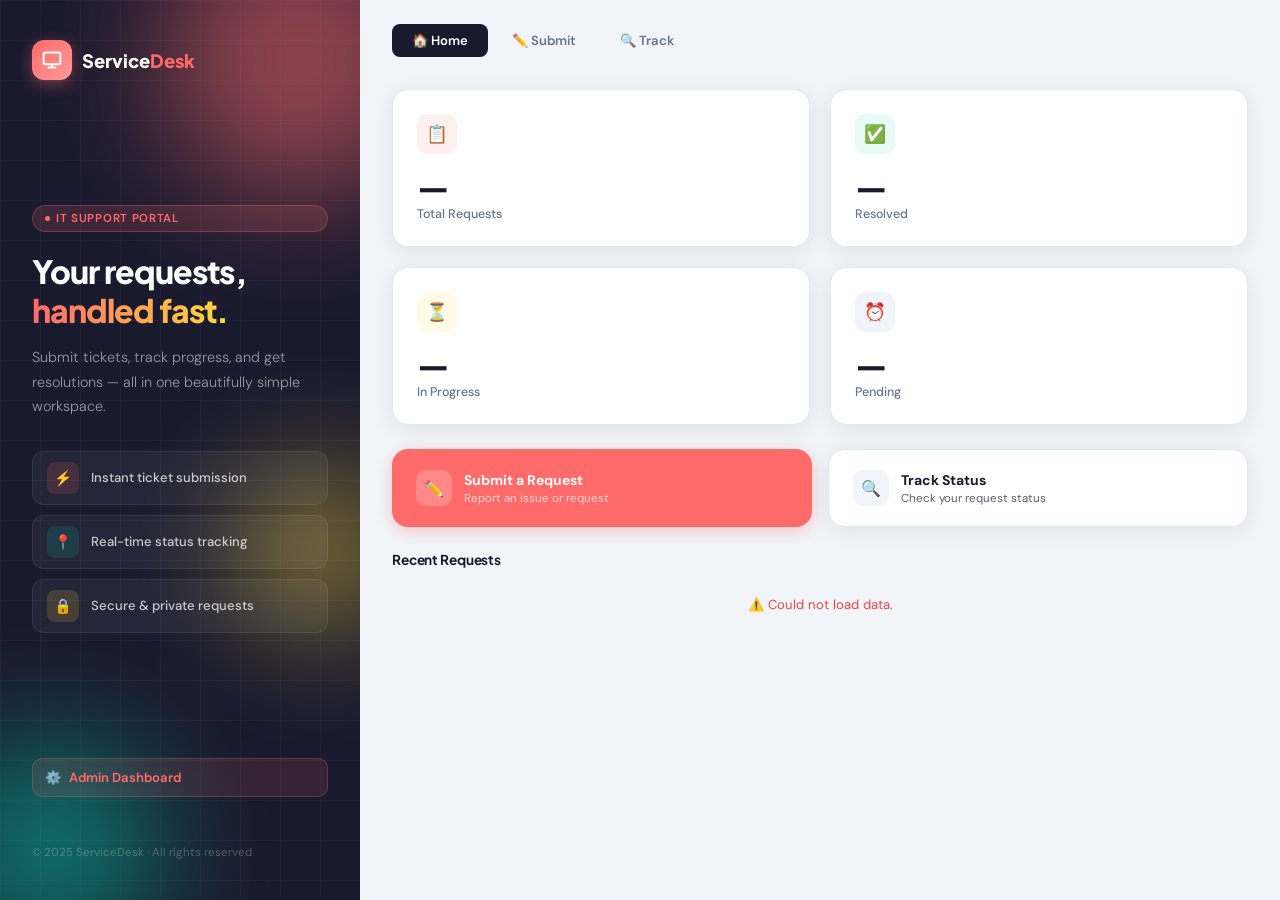
<file: frontend/index.html>
<!DOCTYPE html>
<html lang="en">
<head>
<meta charset="UTF-8">
<meta name="viewport" content="width=device-width, initial-scale=1.0">
<title>ServiceDesk – Home</title>
<link href="https://fonts.googleapis.com/css2?family=Plus+Jakarta+Sans:wght@400;500;600;700;800&family=DM+Sans:wght@300;400;500&display=swap" rel="stylesheet">
<link rel="stylesheet" href="style.css">
</head>
<body>

<div class="topbar">
  <div class="topbar-logo"><div class="dot"></div> ServiceDesk</div>
  <button class="hamburger" id="hbtn"><span></span><span></span><span></span></button>
</div>
<div class="mobile-nav-drawer" id="mDrawer">
  <a href="index.html" class="active">🏠 Home</a>
  <a href="submit.html">✏️ Submit</a>
  <a href="track.html">🔍 Track</a>
</div>

<div class="shell">
  <aside class="sidebar">
    <div class="grid-pattern"></div>
    <div class="blob blob1"></div><div class="blob blob2"></div><div class="blob blob3"></div>
    <div class="sidebar-inner">
      <a href="index.html" class="s-logo">
        <div class="s-logo-icon">
          <svg viewBox="0 0 24 24" fill="none" stroke="white" stroke-width="2.5" stroke-linecap="round">
            <rect x="2" y="3" width="20" height="14" rx="2"/><path d="M8 21h8M12 17v4"/>
          </svg>
        </div>
        <span class="s-logo-text">Service<span>Desk</span></span>
      </a>
      <div class="s-hero">
        <div class="s-tag"><span class="s-tag-dot"></span> IT Support Portal</div>
        <div class="s-title">Your requests,<br><span class="hl">handled fast.</span></div>
        <div class="s-desc">Submit tickets, track progress, and get resolutions — all in one beautifully simple workspace.</div>
        <div class="feats">
          <div class="feat"><div class="feat-icon coral">⚡</div><div class="feat-text">Instant ticket submission</div></div>
          <div class="feat"><div class="feat-icon teal">📍</div><div class="feat-text">Real-time status tracking</div></div>
          <div class="feat"><div class="feat-icon yellow">🔒</div><div class="feat-text">Secure &amp; private requests</div></div>
        </div>
      </div>
      <a href="admin-login.html" style="display:flex;align-items:center;gap:8px;padding:10px 12px;border-radius:10px;background:rgba(255,107,107,0.12);border:1px solid rgba(255,107,107,0.25);text-decoration:none;margin-bottom:1rem;font-size:0.82rem;font-weight:600;color:var(--coral)"><span>⚙️</span> Admin Dashboard</a>
      <div class="s-footer">© 2025 ServiceDesk · All rights reserved</div>
    </div>
  </aside>

  <div class="content">
    <div class="page-tabs">
      <a href="index.html" class="tab active">🏠 Home</a>
      <a href="submit.html" class="tab">✏️ Submit</a>
      <a href="track.html" class="tab">🔍 Track</a>
    </div>

    <div class="page active">
      <!-- STATS: loaded from API -->
      <div class="home-grid">
        <div class="hcard">
          <div class="hcard-top"><div class="hcard-icon coral">📋</div></div>
          <div class="hcard-num" id="stat-total"><span class="stat-loading">…</span></div>
          <div class="hcard-label">Total Requests</div>
        </div>
        <div class="hcard">
          <div class="hcard-top"><div class="hcard-icon teal">✅</div></div>
          <div class="hcard-num" id="stat-resolved"><span class="stat-loading">…</span></div>
          <div class="hcard-label">Resolved</div>
        </div>
        <div class="hcard">
          <div class="hcard-top"><div class="hcard-icon yellow">⏳</div></div>
          <div class="hcard-num" id="stat-progress"><span class="stat-loading">…</span></div>
          <div class="hcard-label">In Progress</div>
        </div>
        <div class="hcard">
          <div class="hcard-top"><div class="hcard-icon ink">⏰</div></div>
          <div class="hcard-num" id="stat-pending"><span class="stat-loading">…</span></div>
          <div class="hcard-label">Pending</div>
        </div>
      </div>

      <div class="quick-actions">
        <a href="submit.html" class="qa primary" style="text-decoration:none">
          <div class="qa-icon">✏️</div>
          <div><div class="qa-label">Submit a Request</div><div class="qa-sub">Report an issue or request</div></div>
        </a>
        <a href="track.html" class="qa secondary" style="text-decoration:none">
          <div class="qa-icon">🔍</div>
          <div><div class="qa-label">Track Status</div><div class="qa-sub">Check your request status</div></div>
        </a>
      </div>

      <div class="recent-label">Recent Requests</div>
      <!-- RECENT: loaded from API -->
      <div class="req-list" id="recentList">
        <div style="padding:1.5rem;text-align:center;color:var(--slate);font-size:.85rem">Loading…</div>
      </div>
    </div>
  </div>
</div>

<style>
.stat-loading{font-size:1rem;color:var(--slate);animation:pulse 1.2s infinite}
@keyframes pulse{0%,100%{opacity:1}50%{opacity:.3}}
.req-skeleton{height:58px;background:linear-gradient(90deg,#f1f5f9 25%,#e2e8f0 50%,#f1f5f9 75%);background-size:200% 100%;animation:shimmer 1.2s infinite;border-radius:12px;margin-bottom:8px}
@keyframes shimmer{0%{background-position:200% 0}100%{background-position:-200% 0}}
</style>

<script>
const API_BASE = "https://w4o4c1pz78.execute-api.us-east-2.amazonaws.com/prod";

// Skeleton placeholders while loading
document.getElementById('recentList').innerHTML =
  '<div class="req-skeleton"></div><div class="req-skeleton"></div><div class="req-skeleton"></div>';

async function loadHomeData() {
  try {
    const res  = await fetch(`${API_BASE}/list`);
    const data = await res.json();
    const all  = Array.isArray(data) ? data : [];

    // Stats
    document.getElementById('stat-total').textContent    = all.length;
    document.getElementById('stat-resolved').textContent = all.filter(r => r.status === 'Resolved').length;
    document.getElementById('stat-progress').textContent = all.filter(r => r.status === 'In Progress').length;
    document.getElementById('stat-pending').textContent  = all.filter(r => r.status === 'Pending').length;

    // Recent: latest 5
    const recent = all.slice(0, 5);
    const colors = ['av1','av2','av3','av1','av2'];

    if (recent.length === 0) {
      document.getElementById('recentList').innerHTML =
        '<div style="padding:1.5rem;text-align:center;color:var(--slate);font-size:.85rem">No requests yet.</div>';
      return;
    }

    document.getElementById('recentList').innerHTML = recent.map((r, i) => {
      const initials = (r.name || '?').split(' ').map(w => w[0]).join('').slice(0,2).toUpperCase();
      const status   = r.status || 'Pending';
      const chipCls  = status === 'Resolved' ? 'chip-done' : status === 'In Progress' ? 'chip-progress' : 'chip-pending';
      return `<div class="req-row">
        <div class="req-info">
          <div class="req-avatar ${colors[i % colors.length]}">${initials}</div>
          <div>
            <div class="req-name">${r.name || '—'}</div>
            <div class="req-id">${r.request_id || '—'}</div>
          </div>
        </div>
        <span class="chip ${chipCls}">${status}</span>
      </div>`;
    }).join('');

  } catch (e) {
    document.getElementById('stat-total').textContent    = '—';
    document.getElementById('stat-resolved').textContent = '—';
    document.getElementById('stat-progress').textContent = '—';
    document.getElementById('stat-pending').textContent  = '—';
    document.getElementById('recentList').innerHTML =
      '<div style="padding:1rem;color:#ef4444;font-size:.82rem;text-align:center">⚠️ Could not load data.</div>';
  }
}

loadHomeData();

const hbtn = document.getElementById('hbtn');
const drawer = document.getElementById('mDrawer');
hbtn.addEventListener('click', () => { hbtn.classList.toggle('open'); drawer.classList.toggle('open'); });
</script>
</body>
</html>
</file>
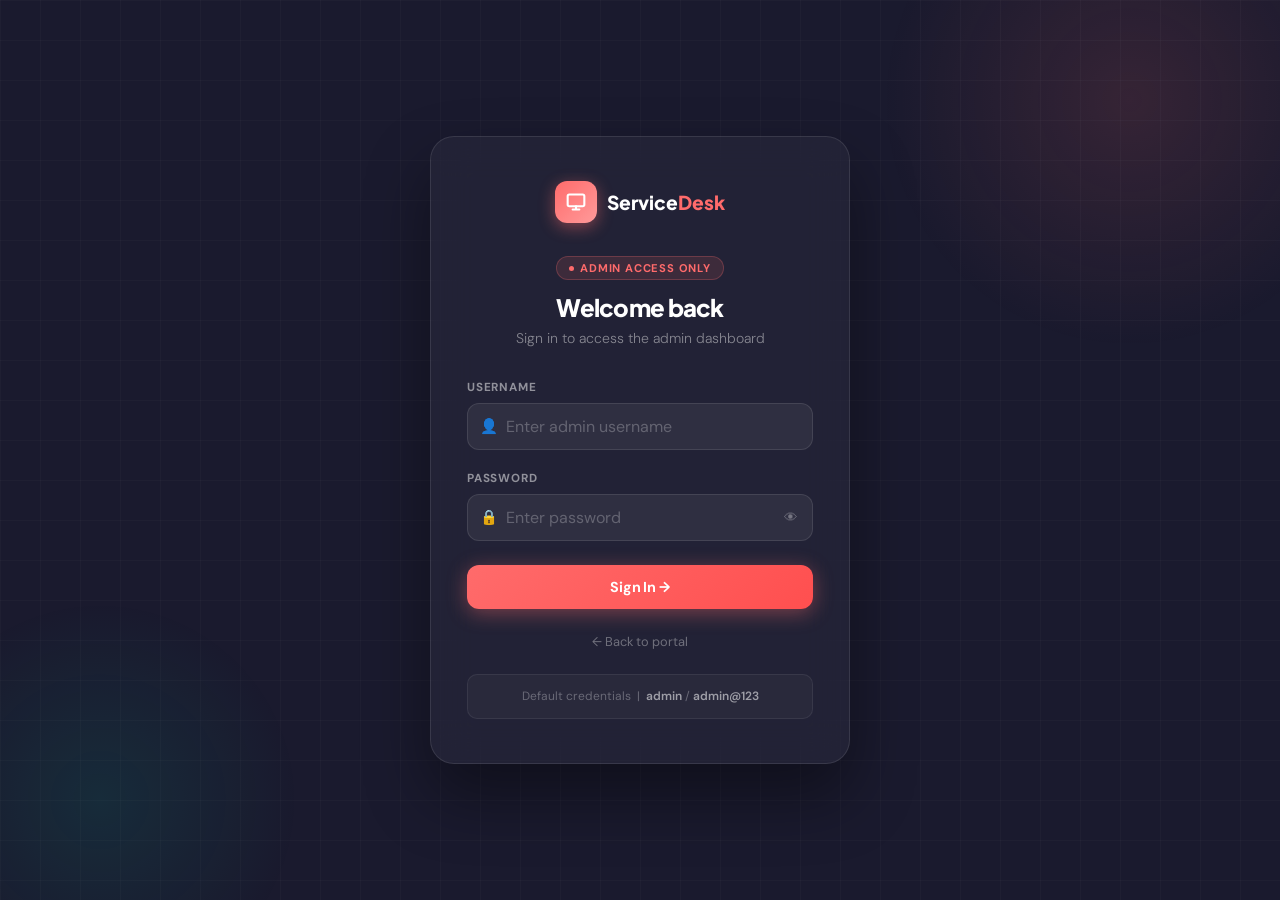
<file: frontend/admin-login.html>
<!DOCTYPE html>
<html lang="en">
<head>
<meta charset="UTF-8">
<meta name="viewport" content="width=device-width, initial-scale=1.0">
<title>ServiceDesk – Admin Login</title>
<link href="https://fonts.googleapis.com/css2?family=Plus+Jakarta+Sans:wght@400;500;600;700;800&family=DM+Sans:wght@300;400;500&display=swap" rel="stylesheet">
<style>
*,*::before,*::after{margin:0;padding:0;box-sizing:border-box}
:root{
  --coral:#FF6B6B;--coral-dark:#e85555;--teal:#00C9A7;
  --ink:#1a1a2e;--slate:#64748b;--mist:#f1f5f9;
  --white:#fff;--border:#e2e8f0;
  --font-display:'Plus Jakarta Sans',sans-serif;
  --font-body:'DM Sans',sans-serif;
}
html,body{height:100%;font-family:var(--font-body);background:var(--ink);overflow:hidden}

/* blobs */
body::before{
  content:'';position:fixed;width:500px;height:500px;border-radius:50%;
  background:radial-gradient(circle,rgba(255,107,107,.12),transparent 70%);
  top:-150px;right:-100px;pointer-events:none;
  animation:drift1 10s ease-in-out infinite;
}
body::after{
  content:'';position:fixed;width:400px;height:400px;border-radius:50%;
  background:radial-gradient(circle,rgba(0,201,167,.1),transparent 70%);
  bottom:-100px;left:-100px;pointer-events:none;
  animation:drift2 13s ease-in-out infinite;
}
@keyframes drift1{0%,100%{transform:translate(0,0)}50%{transform:translate(-30px,30px)}}
@keyframes drift2{0%,100%{transform:translate(0,0)}50%{transform:translate(30px,-30px)}}

/* grid overlay */
.grid{
  position:fixed;inset:0;pointer-events:none;
  background-image:linear-gradient(rgba(255,255,255,.025) 1px,transparent 1px),
    linear-gradient(90deg,rgba(255,255,255,.025) 1px,transparent 1px);
  background-size:40px 40px;
}

.shell{
  position:relative;z-index:1;
  min-height:100vh;display:flex;align-items:center;justify-content:center;
  padding:1.5rem;
}

.card{
  width:100%;max-width:420px;
  background:rgba(255,255,255,.04);
  border:1px solid rgba(255,255,255,.1);
  border-radius:24px;padding:2.75rem 2.25rem;
  backdrop-filter:blur(20px);
  box-shadow:0 32px 64px rgba(0,0,0,.4);
  animation:slidein .4s ease;
}
@keyframes slidein{from{opacity:0;transform:translateY(16px)}to{opacity:1;transform:translateY(0)}}

/* logo */
.logo{display:flex;align-items:center;gap:10px;margin-bottom:2rem;justify-content:center}
.logo-icon{
  width:42px;height:42px;border-radius:12px;
  background:linear-gradient(135deg,var(--coral),#ff9a9a);
  display:flex;align-items:center;justify-content:center;
  box-shadow:0 4px 16px rgba(255,107,107,.45);
}
.logo-icon svg{width:20px;height:20px}
.logo-text{font-family:var(--font-display);font-weight:800;font-size:1.2rem;color:#fff}
.logo-text span{color:var(--coral)}

/* heading */
.heading{text-align:center;margin-bottom:2rem}
.heading h1{font-family:var(--font-display);font-size:1.5rem;font-weight:800;color:#fff;letter-spacing:-.03em;margin-bottom:.4rem}
.heading p{font-size:.875rem;color:rgba(255,255,255,.45);font-weight:300}

.admin-chip{
  display:inline-flex;align-items:center;gap:6px;
  padding:4px 12px;border-radius:20px;margin-bottom:.75rem;
  background:rgba(255,107,107,.12);border:1px solid rgba(255,107,107,.25);
  font-size:.7rem;font-weight:700;color:var(--coral);text-transform:uppercase;letter-spacing:.07em;
}
.chip-dot{width:5px;height:5px;border-radius:50%;background:var(--coral);animation:blink 2s infinite}
@keyframes blink{0%,100%{opacity:1}50%{opacity:.3}}

/* form */
.field{margin-bottom:1.25rem}
.field label{display:block;font-size:.73rem;font-weight:700;color:rgba(255,255,255,.5);
  text-transform:uppercase;letter-spacing:.07em;margin-bottom:.5rem}
.field-wrap{position:relative}
.field-icon{position:absolute;left:13px;top:50%;transform:translateY(-50%);font-size:.9rem;pointer-events:none}
input{
  width:100%;padding:12px 14px 12px 38px;
  background:rgba(255,255,255,.06);border:1.5px solid rgba(255,255,255,.1);
  border-radius:12px;color:#fff;font-size:max(16px,.9rem);font-family:var(--font-body);
  outline:none;transition:.2s;
}
input::placeholder{color:rgba(255,255,255,.25)}
input:focus{border-color:rgba(255,107,107,.6);background:rgba(255,255,255,.09);box-shadow:0 0 0 3px rgba(255,107,107,.1)}

/* password toggle */
.toggle-pw{
  position:absolute;right:13px;top:50%;transform:translateY(-50%);
  background:none;border:none;cursor:pointer;color:rgba(255,255,255,.35);
  font-size:.85rem;padding:2px;
}
.toggle-pw:hover{color:rgba(255,255,255,.7)}

/* error */
.err-bar{
  display:none;padding:10px 14px;border-radius:10px;margin-bottom:1rem;
  background:rgba(248,113,113,.1);border:1px solid rgba(248,113,113,.25);
  font-size:.82rem;color:#fca5a5;text-align:center;
  animation:slidein .25s ease;
}
.err-bar.show{display:block}

/* login btn */
.login-btn{
  width:100%;padding:13px;border-radius:12px;
  background:linear-gradient(135deg,var(--coral),#ff4f4f);
  color:#fff;font-size:.9rem;font-weight:700;border:none;cursor:pointer;
  font-family:var(--font-body);letter-spacing:-.01em;
  box-shadow:0 4px 20px rgba(255,107,107,.4);
  transition:all .2s;margin-top:.25rem;
}
.login-btn:hover{transform:translateY(-2px);box-shadow:0 8px 28px rgba(255,107,107,.5)}
.login-btn:active{transform:translateY(0)}
.login-btn:disabled{opacity:.6;transform:none;cursor:not-allowed}

/* back link */
.back{display:block;text-align:center;margin-top:1.5rem;font-size:.8rem;
  color:rgba(255,255,255,.35);text-decoration:none;transition:.2s}
.back:hover{color:rgba(255,255,255,.65)}

/* hint */
.hint{
  margin-top:1.5rem;padding:12px 14px;border-radius:10px;
  background:rgba(255,255,255,.03);border:1px solid rgba(255,255,255,.07);
  font-size:.75rem;color:rgba(255,255,255,.3);text-align:center;line-height:1.6;
}
.hint b{color:rgba(255,255,255,.55);font-weight:600}
</style>
</head>
<body>
<div class="grid"></div>
<div class="shell">
  <div class="card">

    <div class="logo">
      <div class="logo-icon">
        <svg viewBox="0 0 24 24" fill="none" stroke="white" stroke-width="2.5" stroke-linecap="round">
          <rect x="2" y="3" width="20" height="14" rx="2"/><path d="M8 21h8M12 17v4"/>
        </svg>
      </div>
      <span class="logo-text">Service<span>Desk</span></span>
    </div>

    <div class="heading">
      <div class="admin-chip"><span class="chip-dot"></span> Admin Access Only</div>
      <h1>Welcome back</h1>
      <p>Sign in to access the admin dashboard</p>
    </div>

    <div class="err-bar" id="errBar">⚠️ Incorrect username or password.</div>

    <form id="loginForm">
      <div class="field">
        <label>Username</label>
        <div class="field-wrap">
          <span class="field-icon">👤</span>
          <input type="text" id="username" placeholder="Enter admin username" autocomplete="username" required>
        </div>
      </div>
      <div class="field">
        <label>Password</label>
        <div class="field-wrap">
          <span class="field-icon">🔒</span>
          <input type="password" id="password" placeholder="Enter password" autocomplete="current-password" required>
          <button type="button" class="toggle-pw" id="togglePw" onclick="togglePassword()">👁</button>
        </div>
      </div>

      <button type="submit" class="login-btn" id="loginBtn">Sign In →</button>
    </form>

    <a href="index.html" class="back">← Back to portal</a>

    <div class="hint">
      Default credentials &nbsp;|&nbsp; <b>admin</b> / <b>admin@123</b>
    </div>

  </div>
</div>

<script>
// ── CREDENTIALS (change these) ──
const ADMIN_USER = 'admin';
const ADMIN_PASS = 'admin@123';

// Already logged in? skip login page
if (sessionStorage.getItem('sd_admin_auth') === 'true') {
  window.location.href = 'admin.html';
}

document.getElementById('loginForm').addEventListener('submit', function(e) {
  e.preventDefault();
  const btn  = document.getElementById('loginBtn');
  const err  = document.getElementById('errBar');
  const user = document.getElementById('username').value.trim();
  const pass = document.getElementById('password').value;

  err.classList.remove('show');
  btn.disabled = true;
  btn.textContent = 'Signing in…';

  // Simulate slight delay for UX
  setTimeout(() => {
    if (user === ADMIN_USER && pass === ADMIN_PASS) {
      sessionStorage.setItem('sd_admin_auth', 'true');
      sessionStorage.setItem('sd_admin_user', user);
      window.location.href = 'admin.html';
    } else {
      err.classList.add('show');
      btn.disabled = false;
      btn.textContent = 'Sign In →';
      document.getElementById('password').value = '';
      document.getElementById('password').focus();
    }
  }, 600);
});

function togglePassword() {
  const inp = document.getElementById('password');
  const btn = document.getElementById('togglePw');
  if (inp.type === 'password') { inp.type = 'text'; btn.textContent = '🙈'; }
  else { inp.type = 'password'; btn.textContent = '👁'; }
}
</script>
</body>
</html>
</file>
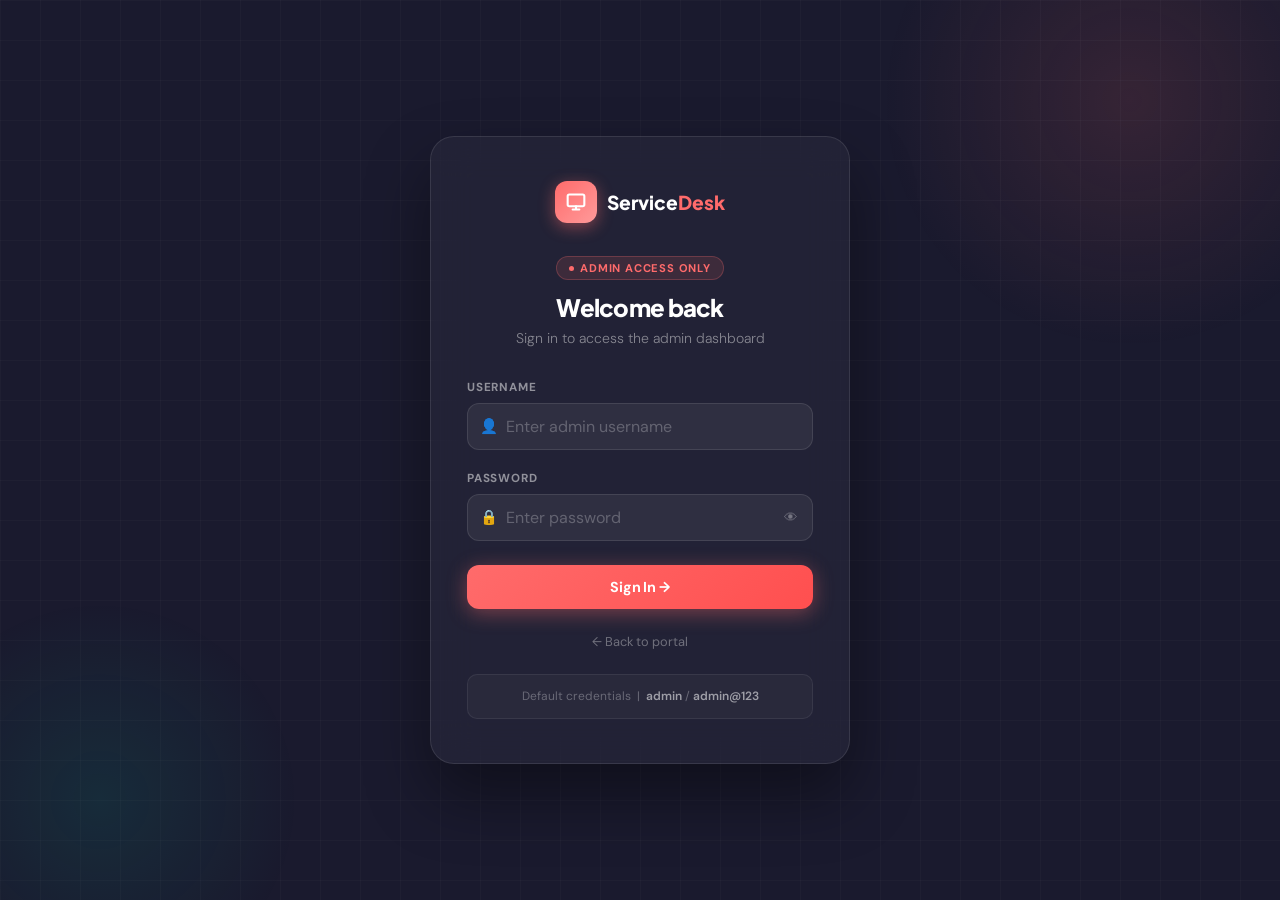
<file: frontend/admin.html>
<!DOCTYPE html>
<html lang="en">
<head>
<meta charset="UTF-8">
<meta name="viewport" content="width=device-width, initial-scale=1.0">
<title>ServiceDesk – Admin</title>
<link href="https://fonts.googleapis.com/css2?family=Plus+Jakarta+Sans:wght@400;500;600;700;800&family=DM+Sans:wght@300;400;500&display=swap" rel="stylesheet">
<link rel="stylesheet" href="style.css">
<style>
/* ── ADMIN OVERRIDES ── */
html,body{height:100%;overflow:hidden}

.admin-shell{display:flex;flex:1;overflow:hidden;height:calc(100vh - 0px)}

/* admin sidebar */
.admin-sidebar{
  width:240px;flex-shrink:0;background:var(--ink);
  display:flex;flex-direction:column;padding:1.5rem 1.25rem;
  position:relative;overflow:hidden;
}
.admin-sidebar::before{
  content:'';position:absolute;inset:0;
  background-image:linear-gradient(rgba(255,255,255,0.03) 1px,transparent 1px),linear-gradient(90deg,rgba(255,255,255,0.03) 1px,transparent 1px);
  background-size:32px 32px;pointer-events:none;
}
.admin-logo{display:flex;align-items:center;gap:10px;margin-bottom:2rem;text-decoration:none;position:relative;z-index:1}
.admin-logo-icon{
  width:36px;height:36px;border-radius:10px;flex-shrink:0;
  background:linear-gradient(135deg,var(--coral),#ff9a9a);
  display:flex;align-items:center;justify-content:center;
  box-shadow:0 4px 12px rgba(255,107,107,0.4);
}
.admin-logo-icon svg{width:18px;height:18px}
.admin-logo-text{font-family:var(--font-display);font-weight:800;font-size:1rem;color:var(--white)}
.admin-logo-text span{color:var(--coral)}

.admin-badge{
  display:inline-block;padding:2px 8px;border-radius:6px;
  font-size:0.65rem;font-weight:700;text-transform:uppercase;letter-spacing:.06em;
  background:rgba(255,107,107,0.2);color:var(--coral);border:1px solid rgba(255,107,107,0.3);
  margin-left:4px;vertical-align:middle;
}

.admin-nav{display:flex;flex-direction:column;gap:4px;position:relative;z-index:1}
.admin-nav-item{
  display:flex;align-items:center;gap:10px;padding:10px 12px;border-radius:10px;
  font-size:0.84rem;font-weight:600;color:rgba(255,255,255,0.55);
  cursor:pointer;text-decoration:none;transition:.2s;border:none;background:none;
  font-family:var(--font-body);width:100%;text-align:left;
}
.admin-nav-item:hover{color:var(--white);background:rgba(255,255,255,0.07)}
.admin-nav-item.active{color:var(--white);background:rgba(255,107,107,0.15);border:1px solid rgba(255,107,107,0.25)}
.admin-nav-item .nav-icon{font-size:1rem;width:20px;text-align:center}

.admin-nav-divider{height:1px;background:rgba(255,255,255,0.08);margin:0.75rem 0}

.sidebar-stats{margin-top:auto;position:relative;z-index:1}
.sidebar-stat{padding:12px 14px;border-radius:12px;background:rgba(255,255,255,0.05);border:1px solid rgba(255,255,255,0.08);margin-bottom:8px}
.sidebar-stat-num{font-family:var(--font-display);font-size:1.4rem;font-weight:800;color:var(--white)}
.sidebar-stat-label{font-size:0.7rem;color:rgba(255,255,255,0.4);margin-top:1px;font-weight:500}

/* admin main */
.admin-main{flex:1;overflow-y:auto;background:var(--mist);display:flex;flex-direction:column}

.admin-topbar{
  display:flex;align-items:center;justify-content:space-between;
  padding:1.25rem 2rem;background:var(--white);
  border-bottom:1px solid var(--border);flex-shrink:0;
}
.admin-topbar-title{font-family:var(--font-display);font-size:1.1rem;font-weight:800;color:var(--ink);letter-spacing:-.02em}
.admin-topbar-sub{font-size:0.78rem;color:var(--slate);margin-top:2px}
.admin-actions{display:flex;align-items:center;gap:10px}
.admin-refresh-btn{
  display:flex;align-items:center;gap:6px;
  padding:8px 16px;border-radius:10px;border:1.5px solid var(--border);
  background:var(--white);color:var(--slate);font-size:0.82rem;font-weight:600;
  cursor:pointer;font-family:var(--font-body);transition:.2s;
}
.admin-refresh-btn:hover{border-color:var(--teal);color:var(--teal)}
.admin-refresh-btn.spinning .refresh-icon{animation:spin .6s linear infinite}
@keyframes spin{to{transform:rotate(360deg)}}

/* stats bar */
.stats-bar{
  display:grid;grid-template-columns:repeat(4,1fr);gap:1rem;
  padding:1.5rem 2rem 0;
}
.stat-card{
  background:var(--white);border:1px solid var(--border);
  border-radius:var(--radius);padding:1.25rem 1.5rem;
  box-shadow:var(--shadow);
}
.stat-card-top{display:flex;align-items:center;justify-content:space-between;margin-bottom:.6rem}
.stat-card-icon{width:38px;height:38px;border-radius:10px;display:flex;align-items:center;justify-content:center;font-size:1rem}
.stat-card-icon.coral{background:#fff0f0}
.stat-card-icon.amber{background:#fffbe6}
.stat-card-icon.blue{background:#eff6ff}
.stat-card-icon.teal{background:#e6faf7}
.stat-card-num{font-family:var(--font-display);font-size:1.75rem;font-weight:800;color:var(--ink);letter-spacing:-.04em}
.stat-card-label{font-size:0.75rem;color:var(--slate);font-weight:500}

/* filters */
.filter-bar{
  display:flex;align-items:center;gap:10px;
  padding:1.25rem 2rem;flex-wrap:wrap;
}
.filter-btn{
  padding:7px 16px;border-radius:8px;font-size:0.8rem;font-weight:600;
  cursor:pointer;border:1.5px solid var(--border);background:var(--white);
  color:var(--slate);font-family:var(--font-body);transition:.2s;
}
.filter-btn:hover{border-color:var(--ink);color:var(--ink)}
.filter-btn.active{background:var(--ink);color:var(--white);border-color:var(--ink)}
.filter-btn.pending.active{background:#b45309;border-color:#b45309}
.filter-btn.progress.active{background:#0369a1;border-color:#0369a1}
.filter-btn.resolved.active{background:var(--teal-dark);border-color:var(--teal-dark)}

.search-wrap{margin-left:auto;position:relative}
.search-input{
  padding:8px 14px 8px 36px;border:1.5px solid var(--border);border-radius:10px;
  font-size:0.83rem;font-family:var(--font-body);color:var(--ink);outline:none;
  width:220px;transition:.2s;background:var(--white);
}
.search-input:focus{border-color:var(--coral);width:260px}
.search-icon{position:absolute;left:11px;top:50%;transform:translateY(-50%);font-size:.9rem;pointer-events:none}

/* table */
.table-wrap{padding:0 2rem 2rem;flex:1}
.table-card{background:var(--white);border:1px solid var(--border);border-radius:var(--radius);box-shadow:var(--shadow);overflow:hidden}
table{width:100%;border-collapse:collapse}
thead{background:#f8fafc;border-bottom:1px solid var(--border)}
th{
  padding:11px 16px;text-align:left;
  font-size:0.72rem;font-weight:700;color:var(--slate);
  text-transform:uppercase;letter-spacing:.06em;white-space:nowrap;
}
td{
  padding:13px 16px;font-size:0.85rem;color:var(--ink);
  border-bottom:1px solid #f1f5f9;vertical-align:middle;
}
tr:last-child td{border-bottom:none}
tr:hover td{background:#fafbff}

.td-id{font-family:monospace;font-size:0.8rem;font-weight:700;color:var(--coral)}
.td-name{font-weight:600}
.td-email{color:var(--slate);font-size:0.8rem}
.td-loc{color:var(--slate);font-size:0.8rem}
.td-desc{max-width:200px;overflow:hidden;text-overflow:ellipsis;white-space:nowrap;color:var(--slate);font-size:0.8rem}
.td-date{color:var(--slate);font-size:0.78rem;white-space:nowrap}

/* status select */
.status-select{
  padding:5px 10px;border-radius:8px;font-size:0.78rem;font-weight:700;
  border:1.5px solid transparent;cursor:pointer;
  font-family:var(--font-body);outline:none;transition:.2s;appearance:none;
  -webkit-appearance:none;background-image:url("data:image/svg+xml,%3Csvg xmlns='http://www.w3.org/2000/svg' width='10' height='6'%3E%3Cpath d='M0 0l5 6 5-6z' fill='%2364748b'/%3E%3C/svg%3E");
  background-repeat:no-repeat;background-position:right 8px center;padding-right:24px;
}
.status-select.pending{background-color:#fffbe6;color:#b45309;border-color:#fde68a}
.status-select.progress{background-color:#eff6ff;color:#1d4ed8;border-color:#bfdbfe}
.status-select.resolved{background-color:#e6faf7;color:var(--teal-dark);border-color:#99f6e4}
.status-select:focus{box-shadow:0 0 0 3px rgba(255,107,107,.12)}

.save-btn{
  padding:6px 14px;border-radius:8px;font-size:0.78rem;font-weight:700;
  border:none;cursor:pointer;font-family:var(--font-body);transition:.2s;
  background:var(--coral);color:var(--white);display:none;margin-left:6px;
}
.save-btn:hover{background:var(--coral-dark)}
.save-btn.visible{display:inline-block}
.save-btn.saving{opacity:.6;cursor:not-allowed}
.save-btn.saved{background:var(--teal);pointer-events:none}

/* empty / loading */
.table-empty{
  text-align:center;padding:4rem 2rem;
  font-size:.9rem;color:var(--slate);
}
.table-empty .empty-icon{font-size:2.5rem;margin-bottom:1rem;display:block;opacity:.5}
.spinner{
  display:inline-block;width:32px;height:32px;border:3px solid var(--border);
  border-top-color:var(--coral);border-radius:50%;animation:spin .7s linear infinite;
  margin-bottom:1rem;
}

/* mobile */
@media(max-width:900px){
  .admin-sidebar{display:none}
  .stats-bar{grid-template-columns:1fr 1fr}
}
@media(max-width:600px){
  .stats-bar{grid-template-columns:1fr 1fr;padding:1rem}
  .filter-bar{padding:1rem}
  .table-wrap{padding:0 1rem 1rem}
  .admin-topbar{padding:1rem}
  td,th{padding:10px 10px}
  .td-loc,.td-date,.td-email{display:none}
}
</style>
</head>
<body>
<script>
// Auth guard — redirect to login if not authenticated
if (sessionStorage.getItem("sd_admin_auth") !== "true") {
  window.location.href = "admin-login.html";
}
</script>

<div class="admin-shell">

  <!-- SIDEBAR -->
  <aside class="admin-sidebar">
    <a href="index.html" class="admin-logo">
      <div class="admin-logo-icon">
        <svg viewBox="0 0 24 24" fill="none" stroke="white" stroke-width="2.5" stroke-linecap="round">
          <rect x="2" y="3" width="20" height="14" rx="2"/><path d="M8 21h8M12 17v4"/>
        </svg>
      </div>
      <span class="admin-logo-text">Service<span>Desk</span></span>
    </a>

    <nav class="admin-nav">
      <a href="index.html" class="admin-nav-item"><span class="nav-icon">🏠</span> Portal Home</a>
      <div class="admin-nav-divider"></div>
      <button class="admin-nav-item active" onclick="filterRequests('all')"><span class="nav-icon">📋</span> All Requests</button>
      <button class="admin-nav-item" onclick="filterRequests('Pending')"><span class="nav-icon">⏳</span> Pending</button>
      <button class="admin-nav-item" onclick="filterRequests('In Progress')"><span class="nav-icon">🔄</span> In Progress</button>
      <button class="admin-nav-item" onclick="filterRequests('Resolved')"><span class="nav-icon">✅</span> Resolved</button>
    </nav>

    <div class="sidebar-stats">
      <div class="sidebar-stat">
        <div class="sidebar-stat-num" id="sb-total">—</div>
        <div class="sidebar-stat-label">Total Requests</div>
      </div>
      <div class="sidebar-stat">
        <div class="sidebar-stat-num" id="sb-pending">—</div>
        <div class="sidebar-stat-label">Pending</div>
      </div>
    </div>
  </aside>

  <!-- MAIN -->
  <div class="admin-main">

    <div class="admin-topbar">
      <div>
        <div class="admin-topbar-title">Admin Dashboard <span class="admin-badge">Admin</span></div>
        <div class="admin-topbar-sub">Logged in as <b id="adminUser"></b> · Manage and update service requests</div>
      </div>
      <div class="admin-actions">
        <a href="submit.html" class="admin-refresh-btn" style="text-decoration:none">✏️ New Request</a>
        <button class="admin-refresh-btn" onclick="logout()" style="border-color:#fecaca;color:#ef4444;">🚪 Logout</button>
        <button class="admin-refresh-btn" onclick="loadRequests()" id="refreshBtn">
          <span class="refresh-icon">🔄</span> Refresh
        </button>
      </div>
    </div>

    <!-- STATS BAR -->
    <div class="stats-bar">
      <div class="stat-card">
        <div class="stat-card-top"><div class="stat-card-icon coral">📋</div></div>
        <div class="stat-card-num" id="st-total">—</div>
        <div class="stat-card-label">Total Requests</div>
      </div>
      <div class="stat-card">
        <div class="stat-card-top"><div class="stat-card-icon amber">⏳</div></div>
        <div class="stat-card-num" id="st-pending">—</div>
        <div class="stat-card-label">Pending</div>
      </div>
      <div class="stat-card">
        <div class="stat-card-top"><div class="stat-card-icon blue">🔄</div></div>
        <div class="stat-card-num" id="st-progress">—</div>
        <div class="stat-card-label">In Progress</div>
      </div>
      <div class="stat-card">
        <div class="stat-card-top"><div class="stat-card-icon teal">✅</div></div>
        <div class="stat-card-num" id="st-resolved">—</div>
        <div class="stat-card-label">Resolved</div>
      </div>
    </div>

    <!-- FILTERS -->
    <div class="filter-bar">
      <button class="filter-btn active" onclick="setFilter('all',this)">All</button>
      <button class="filter-btn pending" onclick="setFilter('Pending',this)">⏳ Pending</button>
      <button class="filter-btn progress" onclick="setFilter('In Progress',this)">🔄 In Progress</button>
      <button class="filter-btn resolved" onclick="setFilter('Resolved',this)">✅ Resolved</button>
      <div class="search-wrap">
        <span class="search-icon">🔍</span>
        <input class="search-input" id="searchInput" placeholder="Search name, ID, email…" oninput="renderTable()">
      </div>
    </div>

    <!-- TABLE -->
    <div class="table-wrap">
      <div class="table-card">
        <table>
          <thead>
            <tr>
              <th>Request ID</th>
              <th>Name</th>
              <th>Email</th>
              <th>Location</th>
              <th>Description</th>
              <th>Date</th>
              <th>Status</th>
              <th>Action</th>
            </tr>
          </thead>
          <tbody id="tableBody">
            <tr><td colspan="8" class="table-empty"><div class="spinner"></div><br>Loading requests…</td></tr>
          </tbody>
        </table>
      </div>
    </div>

  </div>
</div>

<script>
const API_BASE = "https://w4o4c1pz78.execute-api.us-east-2.amazonaws.com/prod";
let allRequests = [];
let currentFilter = 'all';

/* ── LOAD ALL REQUESTS ── */
async function loadRequests() {
  const btn = document.getElementById('refreshBtn');
  btn.classList.add('spinning');

  try {
    const res  = await fetch(`${API_BASE}/list`);
    const data = await res.json();
    allRequests = Array.isArray(data) ? data : [];
    updateStats();
    renderTable();
  } catch(e) {
    document.getElementById('tableBody').innerHTML =
      `<tr><td colspan="8" class="table-empty"><span class="empty-icon">⚠️</span>Failed to load requests. Check your API connection.</td></tr>`;
  } finally {
    btn.classList.remove('spinning');
  }
}

/* ── STATS ── */
function updateStats() {
  const total    = allRequests.length;
  const pending  = allRequests.filter(r => r.status === 'Pending').length;
  const progress = allRequests.filter(r => r.status === 'In Progress').length;
  const resolved = allRequests.filter(r => r.status === 'Resolved').length;

  ['st-total','sb-total'].forEach(id => document.getElementById(id).textContent = total);
  ['st-pending','sb-pending'].forEach(id => document.getElementById(id).textContent = pending);
  document.getElementById('st-progress').textContent = progress;
  document.getElementById('st-resolved').textContent = resolved;
}

/* ── FILTER ── */
function setFilter(f, btn) {
  currentFilter = f;
  document.querySelectorAll('.filter-btn').forEach(b => b.classList.remove('active'));
  btn.classList.add('active');
  renderTable();
}

function filterRequests(f) {
  currentFilter = f;
  // sync filter buttons
  document.querySelectorAll('.filter-btn').forEach(b => {
    const bText = b.textContent.trim().replace(/[^a-zA-Z ]/g,'').trim();
    b.classList.remove('active');
    if (f === 'all' && bText === 'All') b.classList.add('active');
    if (f !== 'all' && bText === f) b.classList.add('active');
  });
  renderTable();
}

/* ── RENDER TABLE ── */
function renderTable() {
  const search = document.getElementById('searchInput').value.toLowerCase();

  let rows = allRequests.filter(r => {
    const matchFilter = currentFilter === 'all' || r.status === currentFilter;
    const matchSearch = !search ||
      (r.request_id || '').toLowerCase().includes(search) ||
      (r.name  || '').toLowerCase().includes(search) ||
      (r.email || '').toLowerCase().includes(search) ||
      (r.location || '').toLowerCase().includes(search);
    return matchFilter && matchSearch;
  });

  if (rows.length === 0) {
    document.getElementById('tableBody').innerHTML =
      `<tr><td colspan="8" class="table-empty"><span class="empty-icon">📭</span>No requests found.</td></tr>`;
    return;
  }

  document.getElementById('tableBody').innerHTML = rows.map(r => {
    const s = r.status || 'Pending';
    const cls = s === 'In Progress' ? 'progress' : s === 'Resolved' ? 'resolved' : 'pending';
    const date = r.created_at ? new Date(r.created_at).toLocaleDateString('en-IN',{day:'2-digit',month:'short',year:'numeric'}) : '—';
    const desc = (r.description || '').length > 45 ? r.description.slice(0,45) + '…' : (r.description || '—');

    return `<tr>
      <td><span class="td-id">${r.request_id || '—'}</span></td>
      <td class="td-name">${r.name || '—'}</td>
      <td class="td-email">${r.email || '—'}</td>
      <td class="td-loc">${r.location || '—'}</td>
      <td class="td-desc" title="${r.description || ''}">${desc}</td>
      <td class="td-date">${date}</td>
      <td>
        <select class="status-select ${cls}" id="sel-${r.request_id}"
          onchange="onStatusChange('${r.request_id}', this)">
          <option value="Pending"     ${s==='Pending'    ?'selected':''}>⏳ Pending</option>
          <option value="In Progress" ${s==='In Progress'?'selected':''}>🔄 In Progress</option>
          <option value="Resolved"    ${s==='Resolved'   ?'selected':''}>✅ Resolved</option>
        </select>
      </td>
      <td>
        <button class="save-btn" id="save-${r.request_id}"
          onclick="saveStatus('${r.request_id}')">Save</button>
      </td>
    </tr>`;
  }).join('');
}

/* ── STATUS CHANGE ── */
function onStatusChange(id, sel) {
  const cls = sel.value === 'In Progress' ? 'progress' : sel.value === 'Resolved' ? 'resolved' : 'pending';
  sel.className = `status-select ${cls}`;
  const btn = document.getElementById(`save-${id}`);
  btn.classList.add('visible');
  btn.classList.remove('saved','saving');
  btn.textContent = 'Save';
}

/* ── SAVE STATUS ── */
async function saveStatus(id) {
  const sel = document.getElementById(`sel-${id}`);
  const btn = document.getElementById(`save-${id}`);
  const newStatus = sel.value;

  btn.classList.add('saving');
  btn.textContent = '…';

  try {
    const res = await fetch(`${API_BASE}/update-status`, {
      method: 'POST',
      headers: { 'Content-Type': 'application/json' },
      body: JSON.stringify({ request_id: id, status: newStatus })
    });
    if (!res.ok) throw new Error();

    // update local data
    const req = allRequests.find(r => r.request_id === id);
    if (req) req.status = newStatus;
    updateStats();

    btn.classList.remove('saving');
    btn.classList.add('saved');
    btn.textContent = '✓ Saved';
    setTimeout(() => { btn.classList.remove('visible','saved'); btn.textContent='Save'; }, 2000);
  } catch {
    btn.classList.remove('saving');
    btn.textContent = '✗ Failed';
    btn.style.background = 'var(--danger,#ef4444)';
    setTimeout(() => { btn.textContent='Save'; btn.style.background=''; btn.classList.remove('saving'); }, 2000);
  }
}

// Logout
function logout() {
  sessionStorage.removeItem("sd_admin_auth");
  sessionStorage.removeItem("sd_admin_user");
  window.location.href = "admin-login.html";
}

// Show logged-in username
const adminUserEl = document.getElementById('adminUser');
if (adminUserEl) adminUserEl.textContent = sessionStorage.getItem('sd_admin_user') || 'admin';

// Load on page open
loadRequests();
</script>
</body>
</html>
</file>
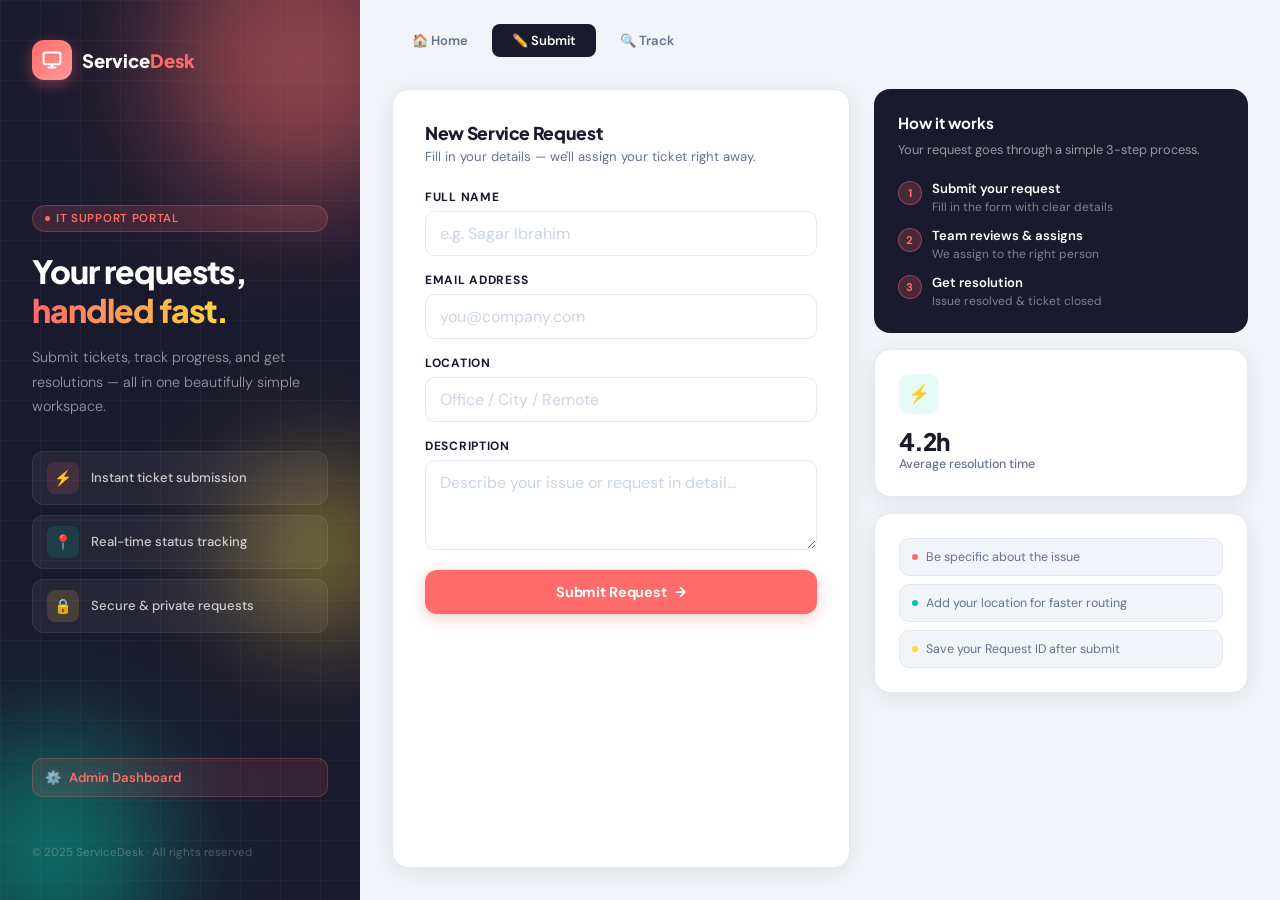
<file: frontend/submit.html>
<!DOCTYPE html>
<html lang="en">
<head>
<meta charset="UTF-8">
<meta name="viewport" content="width=device-width, initial-scale=1.0">
<title>ServiceDesk – Submit Request</title>
<link href="https://fonts.googleapis.com/css2?family=Plus+Jakarta+Sans:wght@400;500;600;700;800&family=DM+Sans:wght@300;400;500&display=swap" rel="stylesheet">
<link rel="stylesheet" href="style.css">
</head>
<body>

<div class="topbar">
  <div class="topbar-logo"><div class="dot"></div> ServiceDesk</div>
  <button class="hamburger" id="hbtn"><span></span><span></span><span></span></button>
</div>
<div class="mobile-nav-drawer" id="mDrawer">
  <a href="index.html">🏠 Home</a>
  <a href="submit.html" class="active">✏️ Submit</a>
  <a href="track.html">🔍 Track</a>
</div>

<div class="shell">
  <aside class="sidebar">
    <div class="grid-pattern"></div>
    <div class="blob blob1"></div><div class="blob blob2"></div><div class="blob blob3"></div>
    <div class="sidebar-inner">
      <a href="index.html" class="s-logo">
        <div class="s-logo-icon">
          <svg viewBox="0 0 24 24" fill="none" stroke="white" stroke-width="2.5" stroke-linecap="round">
            <rect x="2" y="3" width="20" height="14" rx="2"/><path d="M8 21h8M12 17v4"/>
          </svg>
        </div>
        <span class="s-logo-text">Service<span>Desk</span></span>
      </a>
      <div class="s-hero">
        <div class="s-tag"><span class="s-tag-dot"></span> IT Support Portal</div>
        <div class="s-title">Your requests,<br><span class="hl">handled fast.</span></div>
        <div class="s-desc">Submit tickets, track progress, and get resolutions — all in one beautifully simple workspace.</div>
        <div class="feats">
          <div class="feat"><div class="feat-icon coral">⚡</div><div class="feat-text">Instant ticket submission</div></div>
          <div class="feat"><div class="feat-icon teal">📍</div><div class="feat-text">Real-time status tracking</div></div>
          <div class="feat"><div class="feat-icon yellow">🔒</div><div class="feat-text">Secure &amp; private requests</div></div>
        </div>
      </div>
      <a href="admin-login.html" style="display:flex;align-items:center;gap:8px;padding:10px 12px;border-radius:10px;background:rgba(255,107,107,0.12);border:1px solid rgba(255,107,107,0.25);text-decoration:none;margin-bottom:1rem;font-size:0.82rem;font-weight:600;color:var(--coral)"><span>⚙️</span> Admin Dashboard</a><div class="s-footer">© 2025 ServiceDesk · All rights reserved</div>
    </div>
  </aside>

  <div class="content">
    <div class="page-tabs">
      <a href="index.html" class="tab">🏠 Home</a>
      <a href="submit.html" class="tab active">✏️ Submit</a>
      <a href="track.html" class="tab">🔍 Track</a>
    </div>

    <div class="page active">
      <div class="form-layout">

        <div class="form-panel">
          <div class="panel-title">New Service Request</div>
          <div class="panel-sub">Fill in your details — we'll assign your ticket right away.</div>

          <form id="submitForm">
            <div class="field"><label>Full Name</label><input type="text" id="name" placeholder="e.g. Sagar Ibrahim" required></div>
            <div class="field"><label>Email Address</label><input type="email" id="email" placeholder="you@company.com" required></div>
            <div class="field"><label>Location</label><input type="text" id="location" placeholder="Office / City / Remote"></div>
            <div class="field"><label>Description</label><textarea id="description" placeholder="Describe your issue or request in detail..." required></textarea></div>
            <button type="submit" class="form-submit" id="submitBtn"><span>Submit Request</span><span>→</span></button>
          </form>
          <div class="err-bar" id="submitErr">Something went wrong. Please try again.</div>

          <div class="success-box" id="successBox">
            <div class="s-ring">✓</div>
            <div class="s-title2">Request Submitted!</div>
            <div class="s-sub2">Your ticket is in the queue.<br>You'll hear from us shortly.</div>
            <div class="id-pill">
              <div><div class="id-lbl">Request ID</div><div class="id-code" id="genId">—</div></div>
            </div>
          </div>
        </div>

        <div class="form-side">
          <div class="info-card">
            <div class="info-title">How it works</div>
            <div class="info-sub">Your request goes through a simple 3-step process.</div>
            <div class="steps">
              <div class="step-row"><div class="step-num">1</div><div><div class="step-t">Submit your request</div><div class="step-d">Fill in the form with clear details</div></div></div>
              <div class="step-row"><div class="step-num">2</div><div><div class="step-t">Team reviews &amp; assigns</div><div class="step-d">We assign to the right person</div></div></div>
              <div class="step-row"><div class="step-num">3</div><div><div class="step-t">Get resolution</div><div class="step-d">Issue resolved &amp; ticket closed</div></div></div>
            </div>
          </div>

          <div class="hcard">
            <div class="hcard-top"><div class="hcard-icon teal">⚡</div></div>
            <div class="hcard-num" style="font-size:1.5rem">4.2h</div>
            <div class="hcard-label">Average resolution time</div>
          </div>

          <div class="hcard">
            <div class="tips" style="margin:0">
              <div class="tip" style="background:var(--mist);border-color:var(--border);color:var(--slate)"><span class="tip-dot" style="background:var(--coral)"></span> Be specific about the issue</div>
              <div class="tip" style="background:var(--mist);border-color:var(--border);color:var(--slate)"><span class="tip-dot" style="background:var(--teal)"></span> Add your location for faster routing</div>
              <div class="tip" style="background:var(--mist);border-color:var(--border);color:var(--slate)"><span class="tip-dot" style="background:var(--yellow)"></span> Save your Request ID after submit</div>
            </div>
          </div>
        </div>

      </div>
    </div>
  </div>
</div>

<script src="app.js"></script>
<script>
  const hbtn = document.getElementById('hbtn');
  const drawer = document.getElementById('mDrawer');
  hbtn.addEventListener('click', () => { hbtn.classList.toggle('open'); drawer.classList.toggle('open'); });
</script>
</body>
</html>
</file>
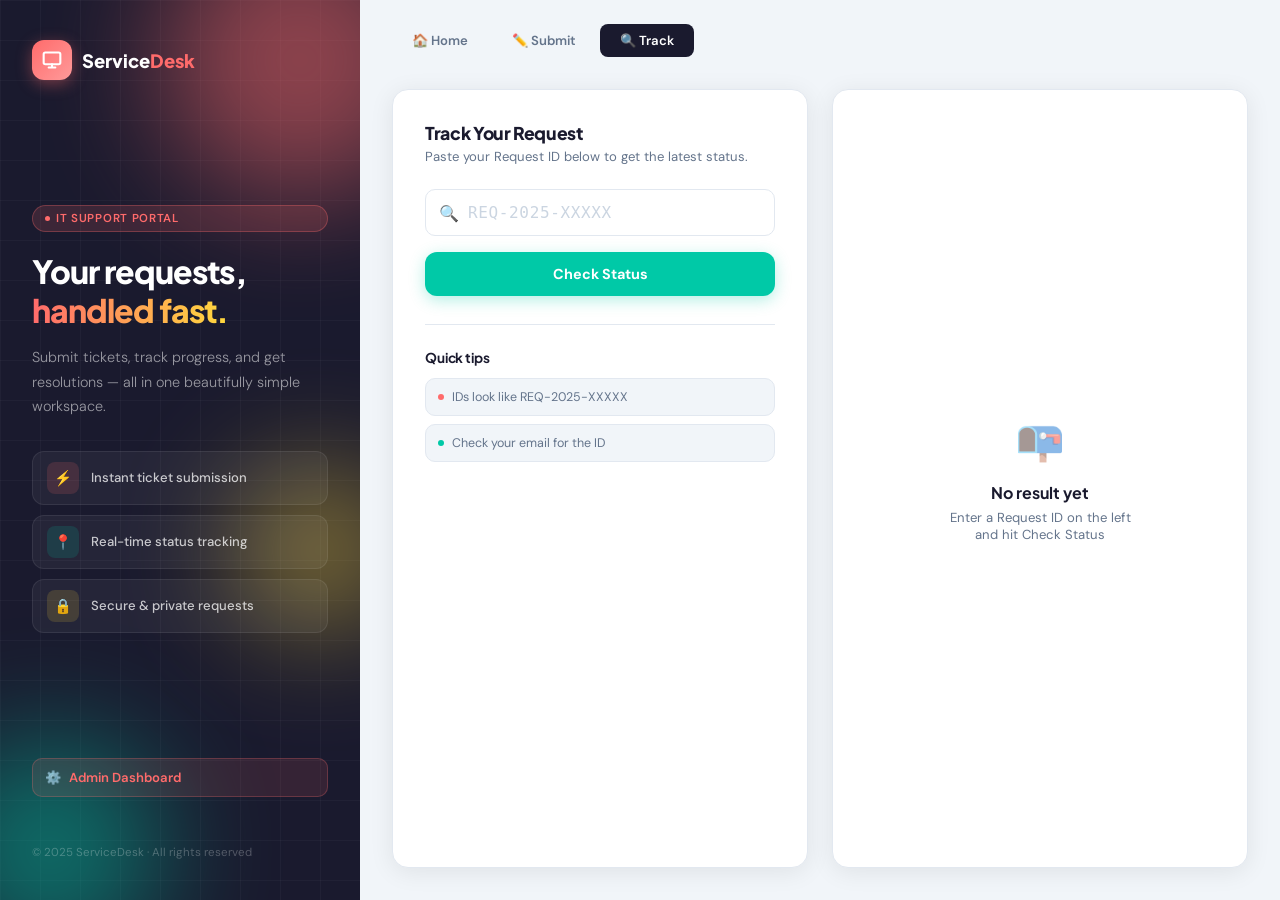
<file: frontend/track.html>
<!DOCTYPE html>
<html lang="en">
<head>
<meta charset="UTF-8">
<meta name="viewport" content="width=device-width, initial-scale=1.0">
<title>ServiceDesk – Track Request</title>
<link href="https://fonts.googleapis.com/css2?family=Plus+Jakarta+Sans:wght@400;500;600;700;800&family=DM+Sans:wght@300;400;500&display=swap" rel="stylesheet">
<link rel="stylesheet" href="style.css">
</head>
<body>

<div class="topbar">
  <div class="topbar-logo"><div class="dot"></div> ServiceDesk</div>
  <button class="hamburger" id="hbtn"><span></span><span></span><span></span></button>
</div>
<div class="mobile-nav-drawer" id="mDrawer">
  <a href="index.html">🏠 Home</a>
  <a href="submit.html">✏️ Submit</a>
  <a href="track.html" class="active">🔍 Track</a>
</div>

<div class="shell">
  <aside class="sidebar">
    <div class="grid-pattern"></div>
    <div class="blob blob1"></div><div class="blob blob2"></div><div class="blob blob3"></div>
    <div class="sidebar-inner">
      <a href="index.html" class="s-logo">
        <div class="s-logo-icon">
          <svg viewBox="0 0 24 24" fill="none" stroke="white" stroke-width="2.5" stroke-linecap="round">
            <rect x="2" y="3" width="20" height="14" rx="2"/><path d="M8 21h8M12 17v4"/>
          </svg>
        </div>
        <span class="s-logo-text">Service<span>Desk</span></span>
      </a>
      <div class="s-hero">
        <div class="s-tag"><span class="s-tag-dot"></span> IT Support Portal</div>
        <div class="s-title">Your requests,<br><span class="hl">handled fast.</span></div>
        <div class="s-desc">Submit tickets, track progress, and get resolutions — all in one beautifully simple workspace.</div>
        <div class="feats">
          <div class="feat"><div class="feat-icon coral">⚡</div><div class="feat-text">Instant ticket submission</div></div>
          <div class="feat"><div class="feat-icon teal">📍</div><div class="feat-text">Real-time status tracking</div></div>
          <div class="feat"><div class="feat-icon yellow">🔒</div><div class="feat-text">Secure &amp; private requests</div></div>
        </div>
      </div>
      <a href="admin-login.html" style="display:flex;align-items:center;gap:8px;padding:10px 12px;border-radius:10px;background:rgba(255,107,107,0.12);border:1px solid rgba(255,107,107,0.25);text-decoration:none;margin-bottom:1rem;font-size:0.82rem;font-weight:600;color:var(--coral)"><span>⚙️</span> Admin Dashboard</a><div class="s-footer">© 2025 ServiceDesk · All rights reserved</div>
    </div>
  </aside>

  <div class="content">
    <div class="page-tabs">
      <a href="index.html" class="tab">🏠 Home</a>
      <a href="submit.html" class="tab">✏️ Submit</a>
      <a href="track.html" class="tab active">🔍 Track</a>
    </div>

    <div class="page active">
      <div class="track-layout">

        <div class="search-panel">
          <div class="panel-title">Track Your Request</div>
          <div class="panel-sub">Paste your Request ID below to get the latest status.</div>

          <div class="track-input-wrap">
            <span class="track-icon">🔍</span>
            <input class="track-input" id="requestId" placeholder="REQ-2025-XXXXX">
          </div>
          <button class="track-btn" id="trackBtn" onclick="trackRequest()">Check Status</button>
          <div class="err-bar" id="trackErr">Request not found. Double-check your ID.</div>

          <div style="margin-top:1.75rem;padding-top:1.5rem;border-top:1px solid var(--border)">
            <div class="recent-label" style="margin-bottom:.75rem">Quick tips</div>
            <div class="tips" style="gap:8px">
              <div class="tip" style="background:var(--mist);border-color:var(--border);color:var(--slate)"><span class="tip-dot" style="background:var(--coral)"></span> IDs look like REQ-2025-XXXXX</div>
              <div class="tip" style="background:var(--mist);border-color:var(--border);color:var(--slate)"><span class="tip-dot" style="background:var(--teal)"></span> Check your email for the ID</div>
            </div>
          </div>
        </div>

        <div class="result-panel">
          <div class="empty-state" id="emptyState">
            <div class="empty-icon">📭</div>
            <div class="empty-label">No result yet</div>
            <div class="empty-sub">Enter a Request ID on the left<br>and hit Check Status</div>
          </div>

          <div class="result-inner" id="resultInner">
            <div class="result-header2">
              <div>
                <div style="font-size:.7rem;font-weight:700;color:var(--slate);text-transform:uppercase;letter-spacing:.06em;margin-bottom:4px">Request ID</div>
                <div class="result-id2" id="dispId">—</div>
              </div>
              <div class="chip" id="dispChip">—</div>
            </div>
            <div class="rfield"><div class="rfield-label">Name</div><div class="rfield-val" id="dispName">—</div></div>
            <div class="rfield"><div class="rfield-label">Email</div><div class="rfield-val" id="dispEmail">—</div></div>
            <div class="rfield"><div class="rfield-label">Location</div><div class="rfield-val" id="dispLoc">—</div></div>
            <div class="rfield"><div class="rfield-label">Description</div><div class="rfield-val" id="dispDesc">—</div></div>

            <div class="progress-bar-wrap">
              <div class="progress-label">Progress</div>
              <div class="progress-steps">
                <div class="p-step" id="ps1"><div class="p-dot" id="pd1">1</div><div class="p-label2">Submitted</div></div>
                <div class="p-line" id="pl1"></div>
                <div class="p-step" id="ps2"><div class="p-dot" id="pd2">2</div><div class="p-label2">In Review</div></div>
                <div class="p-line" id="pl2"></div>
                <div class="p-step" id="ps3"><div class="p-dot" id="pd3">3</div><div class="p-label2">Resolved</div></div>
              </div>
            </div>
          </div>
        </div>

      </div>
    </div>
  </div>
</div>

<script src="app.js"></script>
<script>
  const hbtn = document.getElementById('hbtn');
  const drawer = document.getElementById('mDrawer');
  hbtn.addEventListener('click', () => { hbtn.classList.toggle('open'); drawer.classList.toggle('open'); });
  document.getElementById('requestId')?.addEventListener('keydown', e => { if(e.key==='Enter') trackRequest(); });
</script>
</body>
</html>
</file>
<file: frontend/style.css>
*,*::before,*::after{margin:0;padding:0;box-sizing:border-box}

:root{
  --coral:#FF6B6B;
  --coral-dark:#e85555;
  --teal:#00C9A7;
  --teal-dark:#00a889;
  --yellow:#FFD93D;
  --ink:#1a1a2e;
  --ink2:#2d2d44;
  --slate:#64748b;
  --mist:#f1f5f9;
  --white:#ffffff;
  --border:#e2e8f0;
  --radius:16px;
  --radius-sm:10px;
  --shadow:0 4px 24px rgba(0,0,0,0.08);
  --font-display:'Plus Jakarta Sans',sans-serif;
  --font-body:'DM Sans',sans-serif;
}

html,body{height:100%;overflow:hidden}
body{font-family:var(--font-body);background:var(--mist);display:flex;flex-direction:column}

/* TOPBAR (mobile) */
.topbar{
  display:none;align-items:center;justify-content:space-between;
  padding:0 1.25rem;height:56px;
  background:var(--white);border-bottom:1px solid var(--border);flex-shrink:0;
}
.topbar-logo{font-family:var(--font-display);font-weight:800;font-size:1.1rem;color:var(--ink);display:flex;align-items:center;gap:8px}
.topbar-logo .dot{width:8px;height:8px;border-radius:50%;background:var(--coral)}
.hamburger{background:none;border:none;cursor:pointer;display:flex;flex-direction:column;gap:4px;padding:4px}
.hamburger span{display:block;width:20px;height:2px;background:var(--ink);border-radius:2px;transition:.25s}
.hamburger.open span:nth-child(1){transform:translateY(6px) rotate(45deg)}
.hamburger.open span:nth-child(2){opacity:0}
.hamburger.open span:nth-child(3){transform:translateY(-6px) rotate(-45deg)}
.mobile-nav-drawer{
  display:none;flex-direction:column;gap:4px;padding:.75rem 1rem;
  background:var(--white);border-bottom:1px solid var(--border);
}
.mobile-nav-drawer.open{display:flex}
.mobile-nav-drawer a{
  padding:10px 14px;border-radius:10px;font-size:.9rem;font-weight:600;
  color:var(--slate);text-decoration:none;transition:.2s;
}
.mobile-nav-drawer a.active{background:var(--ink);color:var(--white)}
.mobile-nav-drawer a:hover:not(.active){background:var(--mist);color:var(--ink)}

/* SHELL */
.shell{display:flex;flex:1;overflow:hidden}

/* SIDEBAR */
.sidebar{
  width:360px;flex-shrink:0;background:var(--ink);
  position:relative;overflow:hidden;display:flex;flex-direction:column;padding:2.5rem 2rem;
}
.blob{position:absolute;border-radius:50%;filter:blur(60px);opacity:.5;pointer-events:none}
.blob1{width:280px;height:280px;background:var(--coral);top:-80px;right:-80px;animation:float1 8s ease-in-out infinite}
.blob2{width:220px;height:220px;background:var(--teal);bottom:-60px;left:-60px;animation:float2 10s ease-in-out infinite}
.blob3{width:160px;height:160px;background:var(--yellow);bottom:30%;right:-40px;animation:float3 7s ease-in-out infinite}
@keyframes float1{0%,100%{transform:translate(0,0) scale(1)}50%{transform:translate(-20px,20px) scale(1.08)}}
@keyframes float2{0%,100%{transform:translate(0,0) scale(1)}50%{transform:translate(20px,-15px) scale(1.06)}}
@keyframes float3{0%,100%{transform:translate(0,0)}50%{transform:translate(-15px,20px)}}
.grid-pattern{
  position:absolute;inset:0;
  background-image:linear-gradient(rgba(255,255,255,0.03) 1px,transparent 1px),linear-gradient(90deg,rgba(255,255,255,0.03) 1px,transparent 1px);
  background-size:40px 40px;
}
.sidebar-inner{position:relative;z-index:2;display:flex;flex-direction:column;height:100%}
.s-logo{display:flex;align-items:center;gap:10px;margin-bottom:auto;text-decoration:none}
.s-logo-icon{
  width:40px;height:40px;border-radius:12px;
  background:linear-gradient(135deg,var(--coral),#ff9a9a);
  display:flex;align-items:center;justify-content:center;
  box-shadow:0 4px 16px rgba(255,107,107,0.4);flex-shrink:0;
}
.s-logo-icon svg{width:20px;height:20px}
.s-logo-text{font-family:var(--font-display);font-weight:800;font-size:1.15rem;color:var(--white)}
.s-logo-text span{color:var(--coral)}
.s-hero{flex:1;display:flex;flex-direction:column;justify-content:center;padding:2rem 0}
.s-tag{
  display:inline-flex;align-items:center;gap:6px;padding:5px 12px;border-radius:20px;
  background:rgba(255,107,107,0.15);border:1px solid rgba(255,107,107,0.3);
  font-size:.72rem;font-weight:600;color:var(--coral);letter-spacing:.06em;text-transform:uppercase;margin-bottom:1.25rem;
}
.s-tag-dot{width:5px;height:5px;border-radius:50%;background:var(--coral);animation:blink 2s infinite}
@keyframes blink{0%,100%{opacity:1}50%{opacity:.3}}
.s-title{
  font-family:var(--font-display);font-size:2rem;font-weight:800;
  color:var(--white);line-height:1.2;letter-spacing:-.03em;margin-bottom:1rem;
}
.s-title .hl{
  background:linear-gradient(90deg,var(--coral),var(--yellow));
  -webkit-background-clip:text;-webkit-text-fill-color:transparent;background-clip:text;
}
.s-desc{font-size:.9rem;color:rgba(255,255,255,.55);line-height:1.7;font-weight:300;margin-bottom:2rem}
.feats{display:flex;flex-direction:column;gap:10px}
.feat{
  display:flex;align-items:center;gap:12px;padding:10px 14px;border-radius:12px;
  background:rgba(255,255,255,.05);border:1px solid rgba(255,255,255,.08);
}
.feat-icon{width:32px;height:32px;border-radius:8px;flex-shrink:0;display:flex;align-items:center;justify-content:center;font-size:.9rem}
.feat-icon.coral{background:rgba(255,107,107,.15)}
.feat-icon.teal{background:rgba(0,201,167,.15)}
.feat-icon.yellow{background:rgba(255,217,61,.15)}
.feat-text{font-size:.82rem;font-weight:500;color:rgba(255,255,255,.75)}
.s-footer{font-size:.72rem;color:rgba(255,255,255,.25);margin-top:2rem}

/* CONTENT */
.content{flex:1;overflow-y:auto;display:flex;flex-direction:column}
.page-tabs{display:flex;align-items:center;gap:4px;padding:1.5rem 2rem 0}
.tab{
  padding:8px 20px;border-radius:8px;font-size:.82rem;font-weight:600;
  cursor:pointer;border:none;background:none;color:var(--slate);
  font-family:var(--font-body);transition:.2s;text-decoration:none;display:inline-block;
}
.tab:hover{color:var(--ink);background:rgba(0,0,0,.05)}
.tab.active{background:var(--ink);color:var(--white)}

.page{display:none;flex:1;padding:2rem;animation:slidein .3s ease}
.page.active{display:flex;flex-direction:column}
@keyframes slidein{from{opacity:0;transform:translateY(8px)}to{opacity:1;transform:translateY(0)}}

/* HOME */
.home-grid{display:grid;grid-template-columns:1fr 1fr;gap:1.25rem;margin-bottom:1.5rem}
.hcard{background:var(--white);border:1px solid var(--border);border-radius:var(--radius);padding:1.5rem;box-shadow:var(--shadow)}
.hcard-top{display:flex;align-items:center;justify-content:space-between;margin-bottom:.75rem}
.hcard-icon{width:40px;height:40px;border-radius:10px;display:flex;align-items:center;justify-content:center;font-size:1.1rem}
.hcard-icon.coral{background:#fff0f0}
.hcard-icon.teal{background:#e6faf7}
.hcard-icon.yellow{background:#fffbe6}
.hcard-icon.ink{background:#f1f5f9}
.hcard-num{font-family:var(--font-display);font-size:2rem;font-weight:800;color:var(--ink);letter-spacing:-.04em}
.hcard-label{font-size:.78rem;color:var(--slate);font-weight:500}
.hcard-trend{font-size:.72rem;font-weight:600;padding:3px 8px;border-radius:6px}
.hcard-trend.up{background:#e6faf7;color:var(--teal-dark)}
.hcard-trend.warn{background:#fffbe6;color:#b08800}
.quick-actions{display:grid;grid-template-columns:1fr 1fr;gap:1rem;margin-bottom:1.5rem}
.qa{
  padding:1.25rem 1.5rem;border-radius:var(--radius);cursor:pointer;border:none;
  font-family:var(--font-body);text-align:left;transition:all .2s;
  display:flex;align-items:center;gap:12px;-webkit-tap-highlight-color:transparent;
}
.qa.primary{background:var(--coral);color:var(--white);box-shadow:0 4px 16px rgba(255,107,107,.35)}
.qa.primary:hover{background:var(--coral-dark);transform:translateY(-2px);box-shadow:0 8px 24px rgba(255,107,107,.4)}
.qa.secondary{background:var(--white);color:var(--ink);border:1px solid var(--border);box-shadow:var(--shadow)}
.qa.secondary:hover{border-color:var(--teal);transform:translateY(-2px)}
.qa-icon{width:36px;height:36px;border-radius:10px;display:flex;align-items:center;justify-content:center;flex-shrink:0;font-size:1rem}
.qa.primary .qa-icon{background:rgba(255,255,255,.2)}
.qa.secondary .qa-icon{background:var(--mist)}
.qa-label{font-weight:700;font-size:.875rem}
.qa-sub{font-size:.72rem;opacity:.7;margin-top:2px}
.recent-label{font-family:var(--font-display);font-size:.85rem;font-weight:700;color:var(--ink);margin-bottom:.75rem;letter-spacing:-.01em}
.req-list{display:flex;flex-direction:column;gap:8px}
.req-row{
  display:flex;align-items:center;justify-content:space-between;
  padding:12px 16px;background:var(--white);border:1px solid var(--border);
  border-radius:12px;box-shadow:var(--shadow);
}
.req-info{display:flex;align-items:center;gap:10px}
.req-avatar{
  width:34px;height:34px;border-radius:10px;
  font-family:var(--font-display);font-weight:700;font-size:.75rem;
  display:flex;align-items:center;justify-content:center;flex-shrink:0;
}
.av1{background:#fff0f0;color:var(--coral)}
.av2{background:#e6faf7;color:var(--teal-dark)}
.av3{background:#fffbe6;color:#b08800}
.req-name{font-size:.82rem;font-weight:600;color:var(--ink)}
.req-id{font-size:.72rem;color:var(--slate);margin-top:1px}
.chip{padding:4px 10px;border-radius:20px;font-size:.68rem;font-weight:700;text-transform:uppercase;letter-spacing:.04em}
.chip-pending{background:#fffbe6;color:#b08800}
.chip-progress{background:#e0f2fe;color:#0369a1}
.chip-done{background:#e6faf7;color:var(--teal-dark)}

/* SUBMIT */
.form-layout{display:grid;grid-template-columns:1.1fr .9fr;gap:1.5rem;flex:1}
.form-panel{background:var(--white);border:1px solid var(--border);border-radius:var(--radius);padding:2rem;box-shadow:var(--shadow)}
.form-side{display:flex;flex-direction:column;gap:1rem}
.panel-title{font-family:var(--font-display);font-size:1.1rem;font-weight:800;color:var(--ink);margin-bottom:.25rem;letter-spacing:-.02em}
.panel-sub{font-size:.82rem;color:var(--slate);margin-bottom:1.5rem}
.field{display:flex;flex-direction:column;gap:6px;margin-bottom:1rem}
.field:last-of-type{margin-bottom:0}
label{font-size:.75rem;font-weight:700;color:var(--ink);text-transform:uppercase;letter-spacing:.06em}
input,textarea{
  padding:11px 14px;border:1.5px solid var(--border);border-radius:var(--radius-sm);
  font-size:max(16px,.9rem);font-family:var(--font-body);color:var(--ink);
  background:var(--white);outline:none;transition:.2s;
}
input:focus,textarea:focus{border-color:var(--coral);box-shadow:0 0 0 3px rgba(255,107,107,.12)}
input::placeholder,textarea::placeholder{color:#cbd5e1}
textarea{resize:vertical;min-height:90px}
.form-submit{
  width:100%;padding:13px;border-radius:12px;
  background:var(--coral);color:var(--white);
  font-size:.9rem;font-weight:700;letter-spacing:-.01em;
  border:none;cursor:pointer;font-family:var(--font-body);
  box-shadow:0 4px 16px rgba(255,107,107,.35);
  transition:all .2s;margin-top:1.25rem;
  display:flex;align-items:center;justify-content:center;gap:8px;
  -webkit-tap-highlight-color:transparent;
}
.form-submit:hover{background:var(--coral-dark);transform:translateY(-2px);box-shadow:0 8px 24px rgba(255,107,107,.4)}
.form-submit:active{transform:translateY(0)}
.form-submit:disabled{opacity:.6;transform:none;cursor:not-allowed}
.info-card{background:var(--ink);border-radius:var(--radius);padding:1.5rem;color:var(--white)}
.info-title{font-family:var(--font-display);font-size:.95rem;font-weight:700;margin-bottom:.5rem}
.info-sub{font-size:.8rem;color:rgba(255,255,255,.55);line-height:1.6;margin-bottom:1.25rem}
.steps{display:flex;flex-direction:column;gap:12px}
.step-row{display:flex;align-items:flex-start;gap:10px}
.step-num{
  width:24px;height:24px;border-radius:50%;flex-shrink:0;
  background:rgba(255,107,107,.2);border:1px solid rgba(255,107,107,.4);
  font-size:.7rem;font-weight:700;color:var(--coral);
  display:flex;align-items:center;justify-content:center;margin-top:1px;
}
.step-t{font-size:.82rem;font-weight:600;color:var(--white)}
.step-d{font-size:.75rem;color:rgba(255,255,255,.45);margin-top:2px}
.tips{display:flex;flex-direction:column;gap:8px}
.tip{
  display:flex;align-items:center;gap:8px;padding:10px 12px;border-radius:10px;
  background:rgba(255,255,255,.05);border:1px solid rgba(255,255,255,.07);
  font-size:.78rem;color:rgba(255,255,255,.6);
}
.tip-dot{width:6px;height:6px;border-radius:50%;flex-shrink:0}
.success-box{
  background:var(--white);border:1px solid var(--border);border-radius:var(--radius);
  padding:3rem 2rem;text-align:center;box-shadow:var(--shadow);
  display:none;animation:slidein .4s ease;
}
.success-box.show{display:block}
.s-ring{
  width:72px;height:72px;border-radius:50%;
  background:linear-gradient(135deg,#e6faf7,#b2f5ea);border:2px solid var(--teal);
  display:flex;align-items:center;justify-content:center;
  margin:0 auto 1.25rem;font-size:1.75rem;
}
.s-title2{font-family:var(--font-display);font-size:1.3rem;font-weight:800;color:var(--ink);margin-bottom:.4rem}
.s-sub2{font-size:.875rem;color:var(--slate);line-height:1.6}
.id-pill{
  display:inline-flex;align-items:center;gap:8px;margin-top:1.25rem;
  padding:12px 20px;background:var(--mist);border:1.5px dashed var(--border);border-radius:12px;
}
.id-lbl{font-size:.7rem;font-weight:700;color:var(--slate);text-transform:uppercase;letter-spacing:.06em}
.id-code{font-family:monospace;font-size:1rem;font-weight:700;color:var(--coral);word-break:break-all}
.err-bar{
  display:none;padding:10px 14px;border-radius:10px;
  background:#fff0f0;border:1px solid #fecaca;
  font-size:.82rem;color:#dc2626;margin-top:.75rem;
}
.err-bar.show{display:block;animation:slidein .3s ease}

/* TRACK */
.track-layout{display:grid;grid-template-columns:1fr 1fr;gap:1.5rem;flex:1}
.search-panel{background:var(--white);border:1px solid var(--border);border-radius:var(--radius);padding:2rem;box-shadow:var(--shadow)}
.track-input-wrap{position:relative;margin-bottom:1rem}
.track-icon{position:absolute;left:14px;top:50%;transform:translateY(-50%);font-size:1rem;pointer-events:none}
.track-input{
  width:100%;padding:13px 14px 13px 42px;border:1.5px solid var(--border);border-radius:var(--radius-sm);
  font-size:max(16px,.9rem);font-family:monospace;letter-spacing:.04em;color:var(--ink);outline:none;transition:.2s;
}
.track-input:focus{border-color:var(--teal);box-shadow:0 0 0 3px rgba(0,201,167,.12)}
.track-btn{
  width:100%;padding:13px;border-radius:12px;background:var(--teal);color:var(--white);
  font-size:.9rem;font-weight:700;border:none;cursor:pointer;font-family:var(--font-body);
  box-shadow:0 4px 16px rgba(0,201,167,.3);transition:all .2s;-webkit-tap-highlight-color:transparent;
}
.track-btn:hover{background:var(--teal-dark);transform:translateY(-2px);box-shadow:0 8px 24px rgba(0,201,167,.4)}
.track-btn:disabled{opacity:.6;transform:none;cursor:not-allowed}
.result-panel{background:var(--white);border:1px solid var(--border);border-radius:var(--radius);padding:2rem;box-shadow:var(--shadow);display:flex;flex-direction:column}
.empty-state{flex:1;display:flex;flex-direction:column;align-items:center;justify-content:center;text-align:center;padding:2rem}
.empty-icon{font-size:2.5rem;margin-bottom:1rem;opacity:.5}
.empty-label{font-family:var(--font-display);font-weight:700;color:var(--ink);margin-bottom:.4rem}
.empty-sub{font-size:.82rem;color:var(--slate)}
.result-inner{display:none;animation:slidein .35s ease}
.result-inner.show{display:block}
.result-header2{
  display:flex;align-items:center;justify-content:space-between;
  padding-bottom:1rem;border-bottom:1px solid var(--border);margin-bottom:1.25rem;flex-wrap:wrap;gap:.5rem;
}
.result-id2{font-family:monospace;font-size:.92rem;font-weight:700;color:var(--ink);word-break:break-all}
.rfield{margin-bottom:1rem}
.rfield:last-of-type{margin-bottom:0}
.rfield-label{font-size:.7rem;font-weight:700;color:var(--slate);text-transform:uppercase;letter-spacing:.06em;margin-bottom:4px}
.rfield-val{font-size:.9rem;color:var(--ink);font-weight:500}
.progress-bar-wrap{margin-top:1.5rem;padding-top:1.25rem;border-top:1px solid var(--border)}
.progress-label{font-size:.75rem;font-weight:700;color:var(--slate);text-transform:uppercase;letter-spacing:.06em;margin-bottom:.75rem}
.progress-steps{display:flex;align-items:center}
.p-step{display:flex;flex-direction:column;align-items:center;flex:1}
.p-dot{
  width:28px;height:28px;border-radius:50%;display:flex;align-items:center;justify-content:center;
  font-size:.7rem;font-weight:700;border:2px solid var(--border);
  background:var(--white);color:var(--slate);transition:.3s;
}
.p-dot.done{background:var(--teal);border-color:var(--teal);color:var(--white)}
.p-dot.active{background:var(--coral);border-color:var(--coral);color:var(--white)}
.p-line{flex:1;height:2px;background:var(--border);transition:.3s}
.p-line.done{background:var(--teal)}
.p-label2{font-size:.65rem;color:var(--slate);margin-top:5px;text-align:center;font-weight:500}
.p-step.done .p-label2{color:var(--teal-dark)}
.p-step.active .p-label2{color:var(--coral)}

/* RESPONSIVE */
@media(max-width:900px){
  .sidebar{display:none}
  .topbar{display:flex}
  .form-layout{grid-template-columns:1fr}
  .track-layout{grid-template-columns:1fr}
  .home-grid{grid-template-columns:1fr 1fr}
}
@media(max-width:600px){
  .home-grid{grid-template-columns:1fr}
  .quick-actions{grid-template-columns:1fr}
  .page{padding:1rem}
  .page-tabs{padding:1rem 1rem 0}
  .tab{padding:7px 14px;font-size:.78rem}
  .form-panel{padding:1.5rem}
}
</file>
